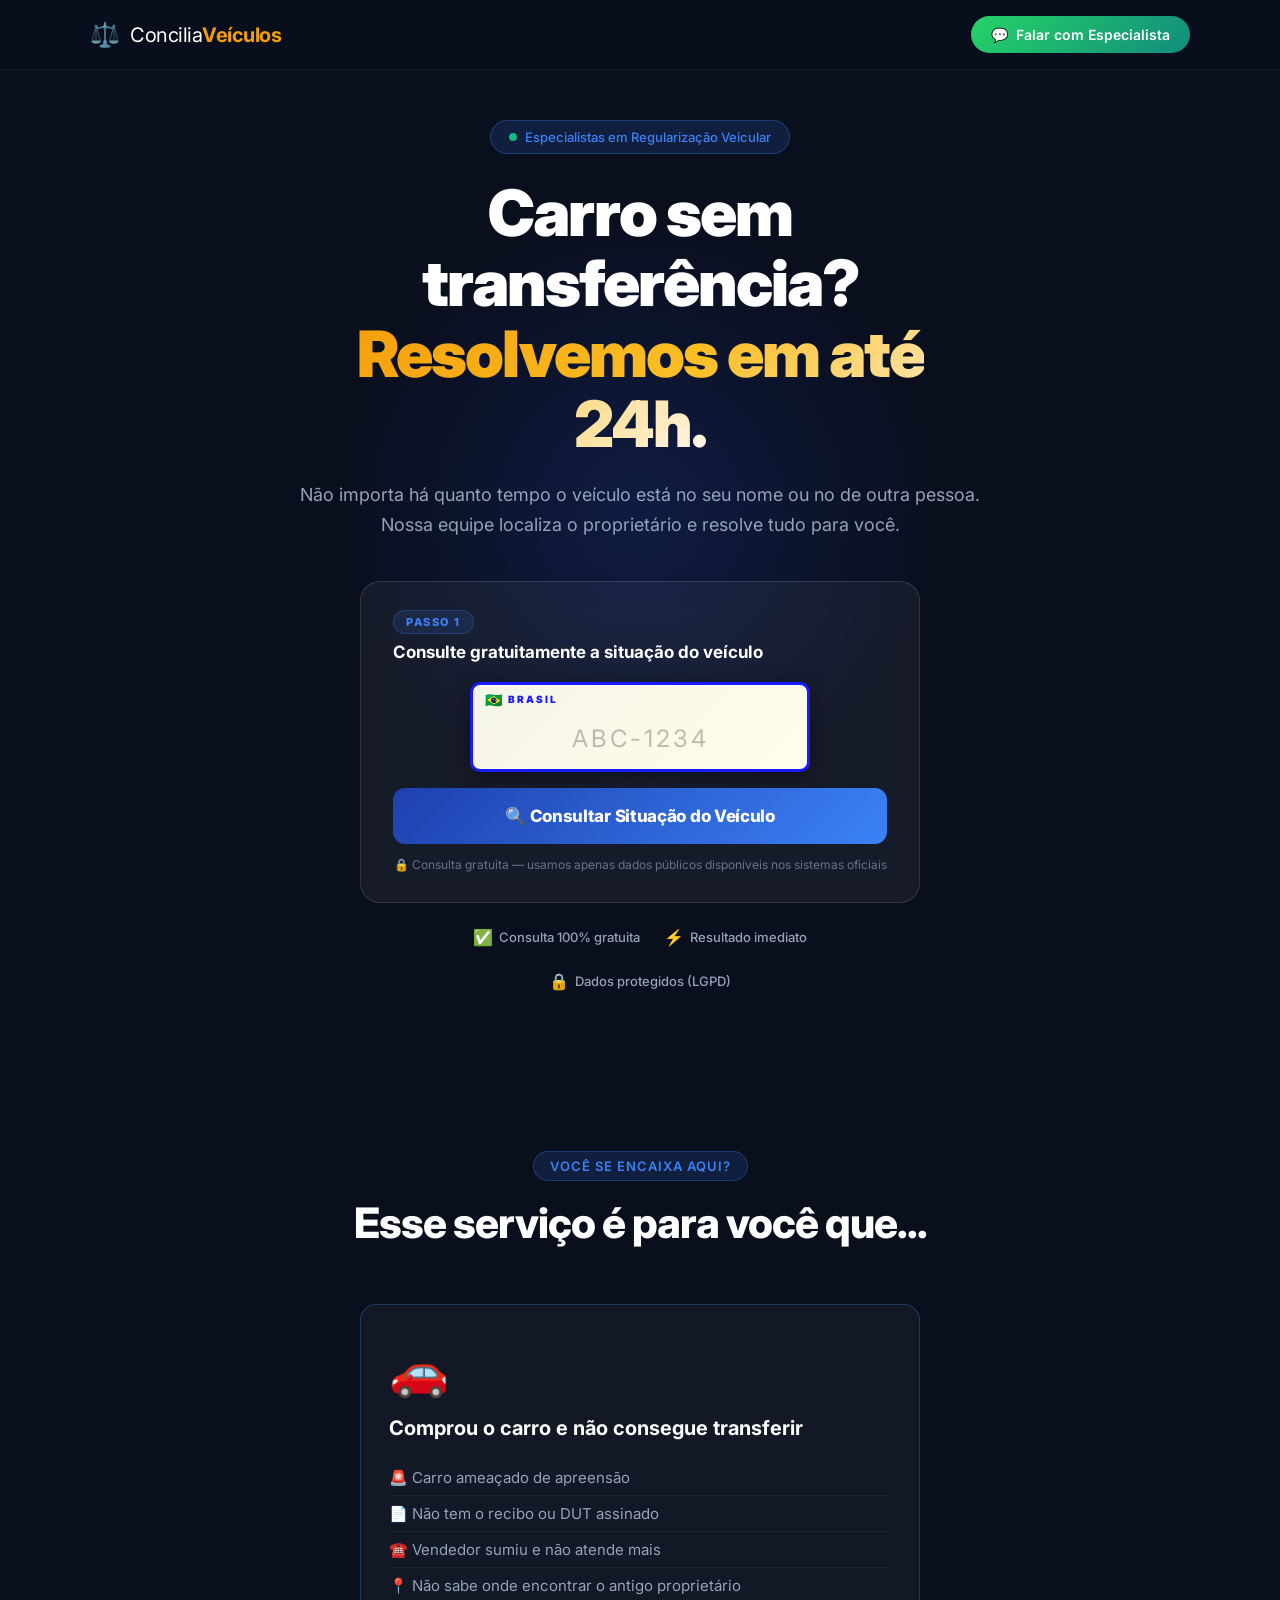
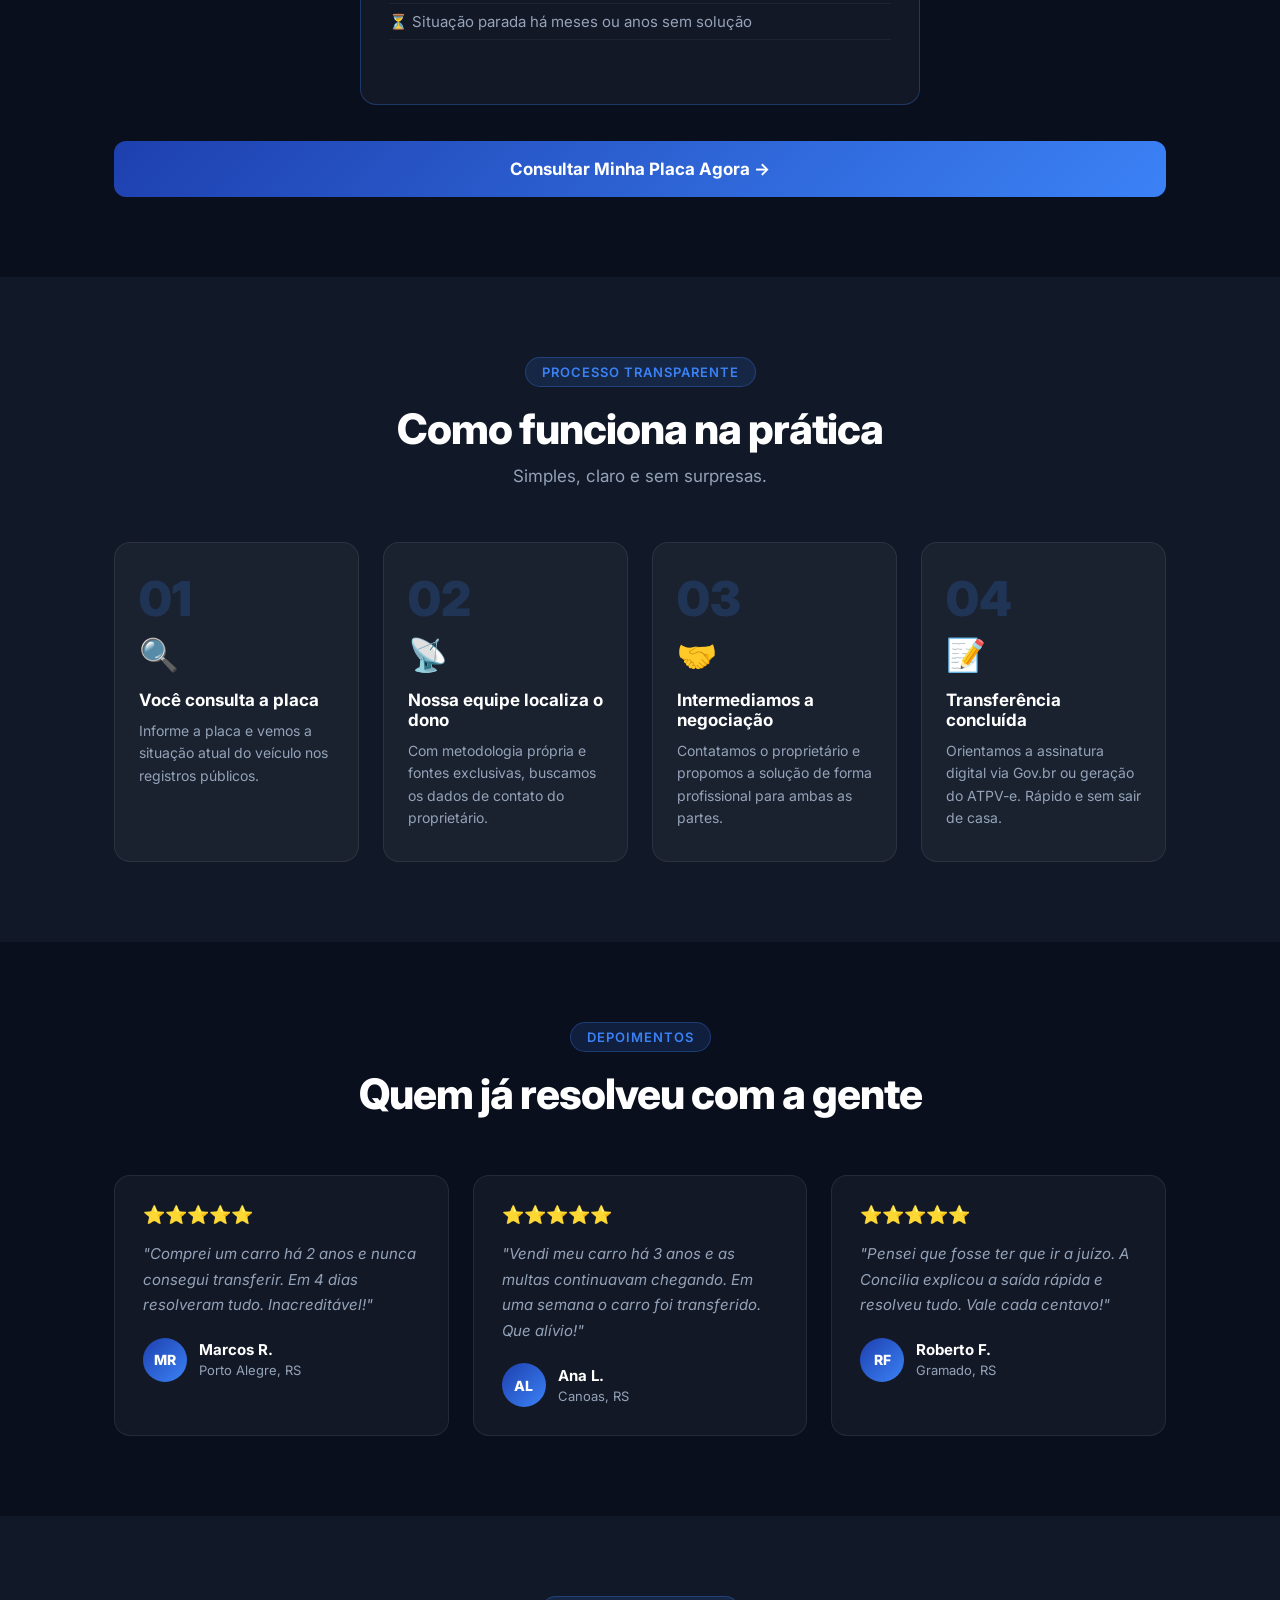
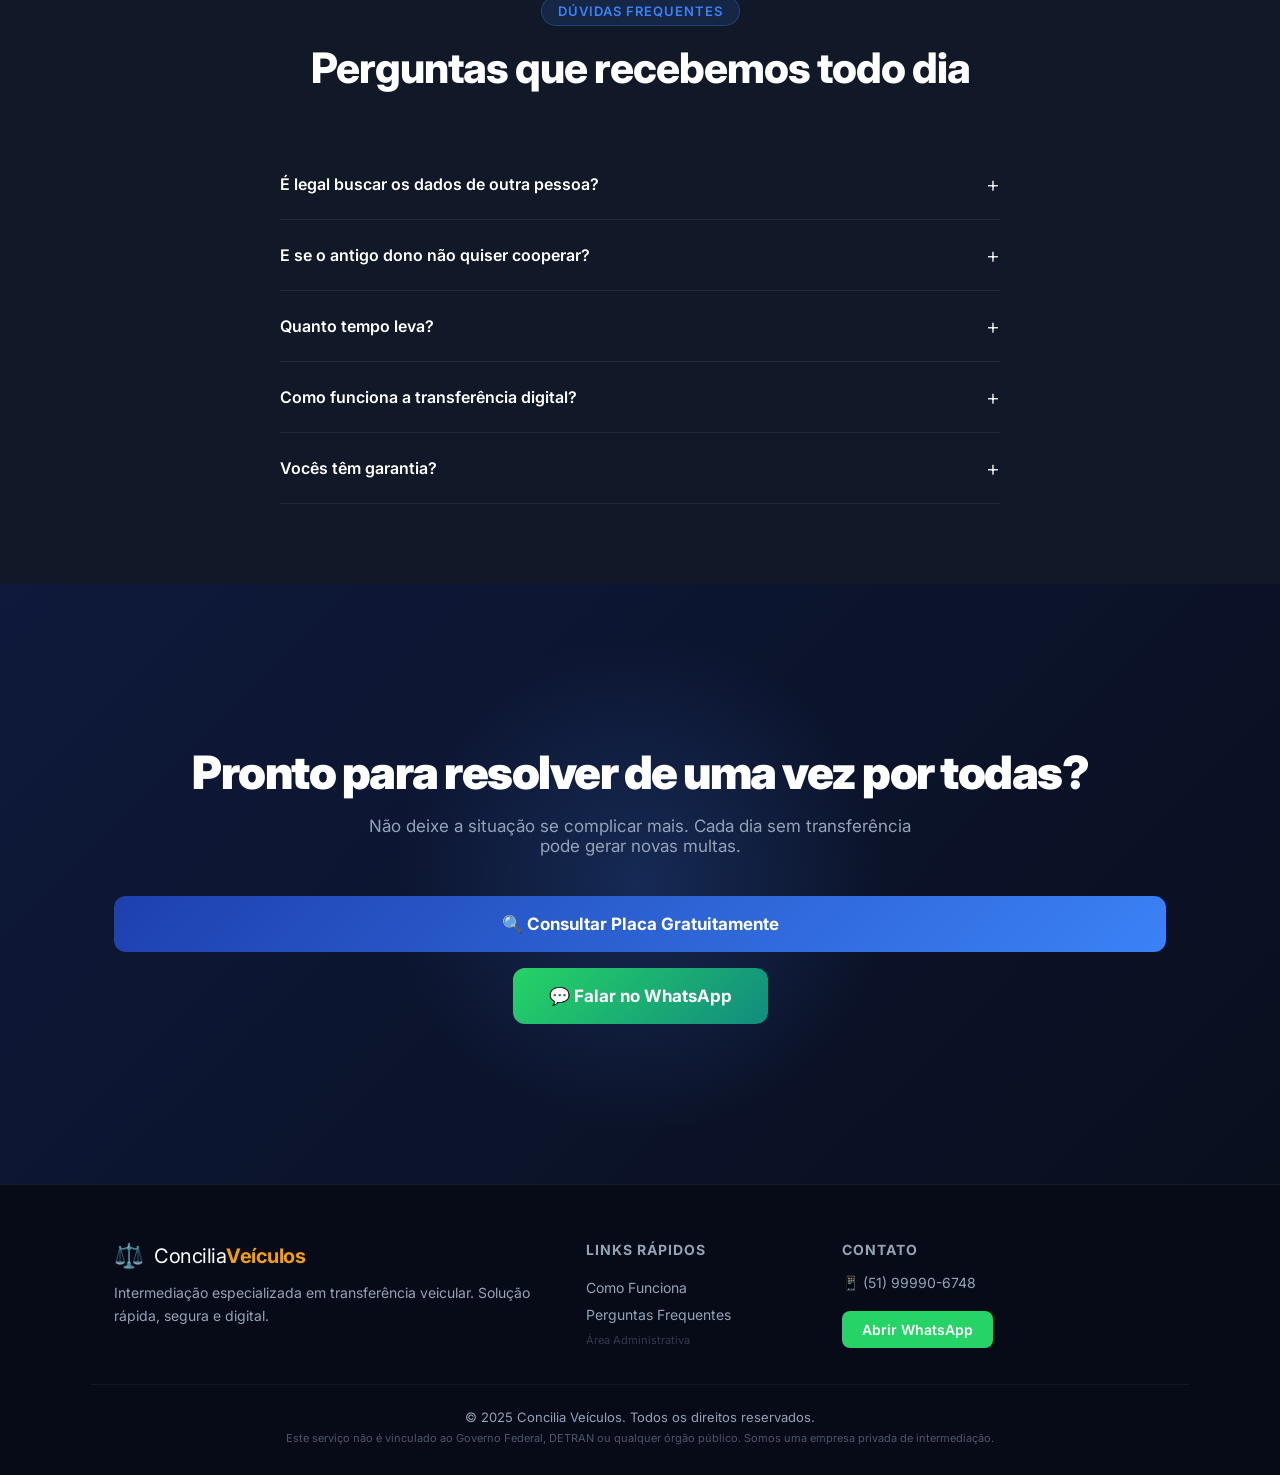
<file: index.html>
<!DOCTYPE html>
<html lang="pt-BR">
<head>
  <meta charset="UTF-8" />
  <meta name="viewport" content="width=device-width, initial-scale=1.0" />
  <title>Concilia Veículos | Regularize a Transferência do Seu Veículo</title>
  <meta name="description" content="Não consegue transferir o carro? Localizamos o antigo proprietário e resolvemos tudo para você. Digite a placa e veja agora." />
  <link rel="preconnect" href="https://fonts.googleapis.com">
  <link href="https://fonts.googleapis.com/css2?family=Inter:wght@300;400;500;600;700;800;900&display=swap" rel="stylesheet">
  <link rel="stylesheet" href="styles/main.css" />
  <!-- Google tag (gtag.js) -->
  <script async src="https://www.googletagmanager.com/gtag/js?id=G-JWTFYFMPB5"></script>
  <script>
    window.dataLayer = window.dataLayer || [];
    function gtag(){dataLayer.push(arguments);}
    gtag('js', new Date());
    gtag('config', 'G-JWTFYFMPB5');
  </script>
</head>
<body>

  <!-- NAVBAR -->
  <nav class="navbar" id="navbar">
    <div class="nav-container">
      <div class="nav-logo">
        <span class="logo-icon">⚖️</span>
        <span class="logo-text">Concilia<strong>Veículos</strong></span>
      </div>
      <a href="https://wa.me/5551999906748?text=Olá!%20Vim%20pelo%20site%20e%20preciso%20de%20ajuda."
         class="nav-cta" target="_blank" id="btn-nav-whatsapp">
        <span>💬</span> Falar com Especialista
      </a>
    </div>
  </nav>

  <!-- HERO -->
  <section class="hero" id="hero">
    <div class="hero-bg-glow"></div>
    <div class="hero-container">

      <div class="badge-top animate-fade-up">
        <span class="badge-dot"></span>
        Especialistas em Regularização Veicular
      </div>

      <h1 class="hero-title animate-fade-up delay-1">
        Carro sem transferência?<br/>
        <span class="gradient-text">Resolvemos em até 24h.</span>
      </h1>

      <p class="hero-subtitle animate-fade-up delay-2">
        Não importa há quanto tempo o veículo está no seu nome ou no de outra pessoa.
        Nossa equipe localiza o proprietário e resolve tudo para você.
      </p>

      <!-- CARD DE BUSCA -->
      <div class="search-card animate-fade-up delay-3">
        <div class="search-card-header">
          <span class="search-step-badge">PASSO 1</span>
          <p class="search-card-title">Consulte gratuitamente a situação do veículo</p>
        </div>

        <form id="placa-form">
          <div class="plate-wrapper">
            <div class="plate-visual">
              <div class="plate-top-bar">
                <span class="plate-flag">🇧🇷</span>
                <span class="plate-country">BRASIL</span>
              </div>
              <input
                type="text"
                id="placa-input"
                name="placa"
                placeholder="ABC-1234"
                maxlength="8"
                class="plate-input-main"
                autocomplete="off"
                spellcheck="false"
              />
            </div>
          </div>
          <button type="submit" class="btn-search" id="btn-consultar">
            <span id="btn-text">🔍 Consultar Situação do Veículo</span>
          </button>
          <p class="search-disclaimer">
            🔒 Consulta gratuita — usamos apenas dados públicos disponíveis nos sistemas oficiais
          </p>
        </form>
      </div>

      <!-- INDICADORES DE CONFIANÇA -->
      <div class="trust-row animate-fade-up delay-3">
        <div class="trust-item">
          <span class="trust-icon">✅</span>
          <span>Consulta 100% gratuita</span>
        </div>
        <div class="trust-item">
          <span class="trust-icon">⚡</span>
          <span>Resultado imediato</span>
        </div>
        <div class="trust-item">
          <span class="trust-icon">🔒</span>
          <span>Dados protegidos (LGPD)</span>
        </div>
      </div>

    </div>
  </section>

  <!-- QUEM ATENDEMOS -->
  <section class="audience" id="quem-atendemos">
    <div class="section-container">
      <div class="section-header">
        <div class="section-tag">Você se encaixa aqui?</div>
        <h2 class="section-title">Esse serviço é para você que...</h2>
      </div>
      <div class="audience-grid audience-grid--single">
        <div class="audience-card buyer">
          <div class="audience-icon">🚗</div>
          <h3>Comprou o carro e não consegue transferir</h3>
          <ul class="audience-list">
            <li>🚨 Carro ameaçado de apreensão</li>
            <li>📄 Não tem o recibo ou DUT assinado</li>
            <li>☎️ Vendedor sumiu e não atende mais</li>
            <li>📍 Não sabe onde encontrar o antigo proprietário</li>
            <li>⏳ Situação parada há meses ou anos sem solução</li>
          </ul>
        </div>
      </div>
      <div style="text-align:center; margin-top:36px;">
        <a href="#hero" class="btn-primary btn-large" onclick="document.getElementById('hero').scrollIntoView({behavior:'smooth'});return false;">
          Consultar Minha Placa Agora →
        </a>
      </div>
    </div>
  </section>

  <!-- COMO FUNCIONA -->
  <section class="how-it-works" id="como-funciona">
    <div class="section-container">
      <div class="section-header">
        <div class="section-tag">Processo Transparente</div>
        <h2 class="section-title">Como funciona na prática</h2>
        <p class="section-desc">Simples, claro e sem surpresas.</p>
      </div>
      <div class="steps-grid">
        <div class="step-card">
          <div class="step-number">01</div>
          <div class="step-icon">🔍</div>
          <h3>Você consulta a placa</h3>
          <p>Informe a placa e vemos a situação atual do veículo nos registros públicos.</p>
        </div>
        <div class="step-card">
          <div class="step-number">02</div>
          <div class="step-icon">📡</div>
          <h3>Nossa equipe localiza o dono</h3>
          <p>Com metodologia própria e fontes exclusivas, buscamos os dados de contato do proprietário.</p>
        </div>
        <div class="step-card">
          <div class="step-number">03</div>
          <div class="step-icon">🤝</div>
          <h3>Intermediamos a negociação</h3>
          <p>Contatamos o proprietário e propomos a solução de forma profissional para ambas as partes.</p>
        </div>
        <div class="step-card">
          <div class="step-number">04</div>
          <div class="step-icon">📝</div>
          <h3>Transferência concluída</h3>
          <p>Orientamos a assinatura digital via Gov.br ou geração do ATPV-e. Rápido e sem sair de casa.</p>
        </div>
      </div>
    </div>
  </section>

  <!-- DEPOIMENTOS -->
  <section class="testimonials" id="depoimentos">
    <div class="section-container">
      <div class="section-header">
        <div class="section-tag">Depoimentos</div>
        <h2 class="section-title">Quem já resolveu com a gente</h2>
      </div>
      <div class="testimonials-grid">
        <div class="testimonial-card">
          <div class="testimonial-stars">⭐⭐⭐⭐⭐</div>
          <p>"Comprei um carro há 2 anos e nunca consegui transferir. Em 4 dias resolveram tudo. Inacreditável!"</p>
          <div class="testimonial-author">
            <div class="author-avatar">MR</div>
            <div><strong>Marcos R.</strong><span>Porto Alegre, RS</span></div>
          </div>
        </div>
        <div class="testimonial-card">
          <div class="testimonial-stars">⭐⭐⭐⭐⭐</div>
          <p>"Vendi meu carro há 3 anos e as multas continuavam chegando. Em uma semana o carro foi transferido. Que alívio!"</p>
          <div class="testimonial-author">
            <div class="author-avatar">AL</div>
            <div><strong>Ana L.</strong><span>Canoas, RS</span></div>
          </div>
        </div>
        <div class="testimonial-card">
          <div class="testimonial-stars">⭐⭐⭐⭐⭐</div>
          <p>"Pensei que fosse ter que ir a juízo. A Concilia explicou a saída rápida e resolveu tudo. Vale cada centavo!"</p>
          <div class="testimonial-author">
            <div class="author-avatar">RF</div>
            <div><strong>Roberto F.</strong><span>Gramado, RS</span></div>
          </div>
        </div>
      </div>
    </div>
  </section>

  <!-- FAQ -->
  <section class="faq" id="faq">
    <div class="section-container">
      <div class="section-header">
        <div class="section-tag">Dúvidas Frequentes</div>
        <h2 class="section-title">Perguntas que recebemos todo dia</h2>
      </div>
      <div class="faq-list">
        <div class="faq-item">
          <button class="faq-question" id="faq-q1">É legal buscar os dados de outra pessoa? <span class="faq-arrow">+</span></button>
          <div class="faq-answer" id="faq-a1">Sim. Atuamos com base no legítimo interesse previsto na LGPD (Lei 13.709/2018), Art. 7º, inciso IX. A busca é feita para resolver uma demanda jurídica legítima — a regularização de um contrato de compra e venda de veículo.</div>
        </div>
        <div class="faq-item">
          <button class="faq-question" id="faq-q2">E se o antigo dono não quiser cooperar? <span class="faq-arrow">+</span></button>
          <div class="faq-answer" id="faq-a2">Na maioria dos casos o proprietário também quer resolver, pois multas e IPVA continuam chegando no nome dele. Se houver resistência, nossa equipe intermedia a negociação completa entre as partes até chegar num acordo.</div>
        </div>
        <div class="faq-item">
          <button class="faq-question" id="faq-q3">Quanto tempo leva? <span class="faq-arrow">+</span></button>
          <div class="faq-answer" id="faq-a3">A localização ocorre em até 24 horas. A intermediação e conclusão da transferência costuma levar de 3 a 7 dias úteis, dependendo da disponibilidade do proprietário.</div>
        </div>
        <div class="faq-item">
          <button class="faq-question" id="faq-q4">Como funciona a transferência digital? <span class="faq-arrow">+</span></button>
          <div class="faq-answer" id="faq-a4">Utilizamos a assinatura eletrônica do Gov.br (nível ouro ou prata) para assinar o ATPV-e (Autorização para Transferência de Propriedade de Veículo eletrônico). O processo é 100% online e tem validade jurídica equivalente à assinatura física.</div>
        </div>
        <div class="faq-item">
          <button class="faq-question" id="faq-q5">Vocês têm garantia? <span class="faq-arrow">+</span></button>
          <div class="faq-answer" id="faq-a5">Sim. A taxa de intermediação completa só é paga ao final, após a transferência concluída. Você não assume nenhum risco antecipado.</div>
        </div>
      </div>
    </div>
  </section>

  <!-- CTA FINAL -->
  <section class="cta-final" id="cta-final">
    <div class="cta-glow"></div>
    <div class="section-container" style="text-align:center;">
      <h2 class="cta-title">Pronto para resolver de uma vez por todas?</h2>
      <p class="cta-desc">Não deixe a situação se complicar mais. Cada dia sem transferência pode gerar novas multas.</p>
      <div class="cta-buttons">
        <a href="#hero" class="btn-primary btn-large" onclick="document.getElementById('hero').scrollIntoView({behavior:'smooth'});return false;">
          🔍 Consultar Placa Gratuitamente
        </a>
        <a href="https://wa.me/5551999906748?text=Olá!%20Preciso%20resolver%20uma%20transferência%20de%20veículo."
           class="btn-whatsapp btn-large" target="_blank" id="btn-cta-whatsapp">
          💬 Falar no WhatsApp
        </a>
      </div>
    </div>
  </section>

  <!-- FOOTER -->
  <footer class="footer">
    <div class="footer-container">
      <div class="footer-brand">
        <div class="nav-logo">
          <span class="logo-icon">⚖️</span>
          <span class="logo-text">Concilia<strong>Veículos</strong></span>
        </div>
        <p>Intermediação especializada em transferência veicular. Solução rápida, segura e digital.</p>
      </div>
      <div class="footer-links">
        <h4>Links Rápidos</h4>
        <a href="#como-funciona">Como Funciona</a>
        <a href="#faq">Perguntas Frequentes</a>
        <a href="admin/dashboard.html" style="opacity:0.3;font-size:11px;">Área Administrativa</a>
      </div>
      <div class="footer-contact">
        <h4>Contato</h4>
        <p>📱 (51) 99990-6748</p>
        <a href="https://wa.me/5551999906748" target="_blank" class="btn-footer-whatsapp">Abrir WhatsApp</a>
      </div>
    </div>
    <div class="footer-bottom">
      <p>© 2025 Concilia Veículos. Todos os direitos reservados.</p>
      <p class="footer-legal">Este serviço não é vinculado ao Governo Federal, DETRAN ou qualquer órgão público. Somos uma empresa privada de intermediação.</p>
    </div>
  </footer>

  <script src="js/config.js"></script>
  <script src="js/main.js"></script>
</body>
</html>
</file>
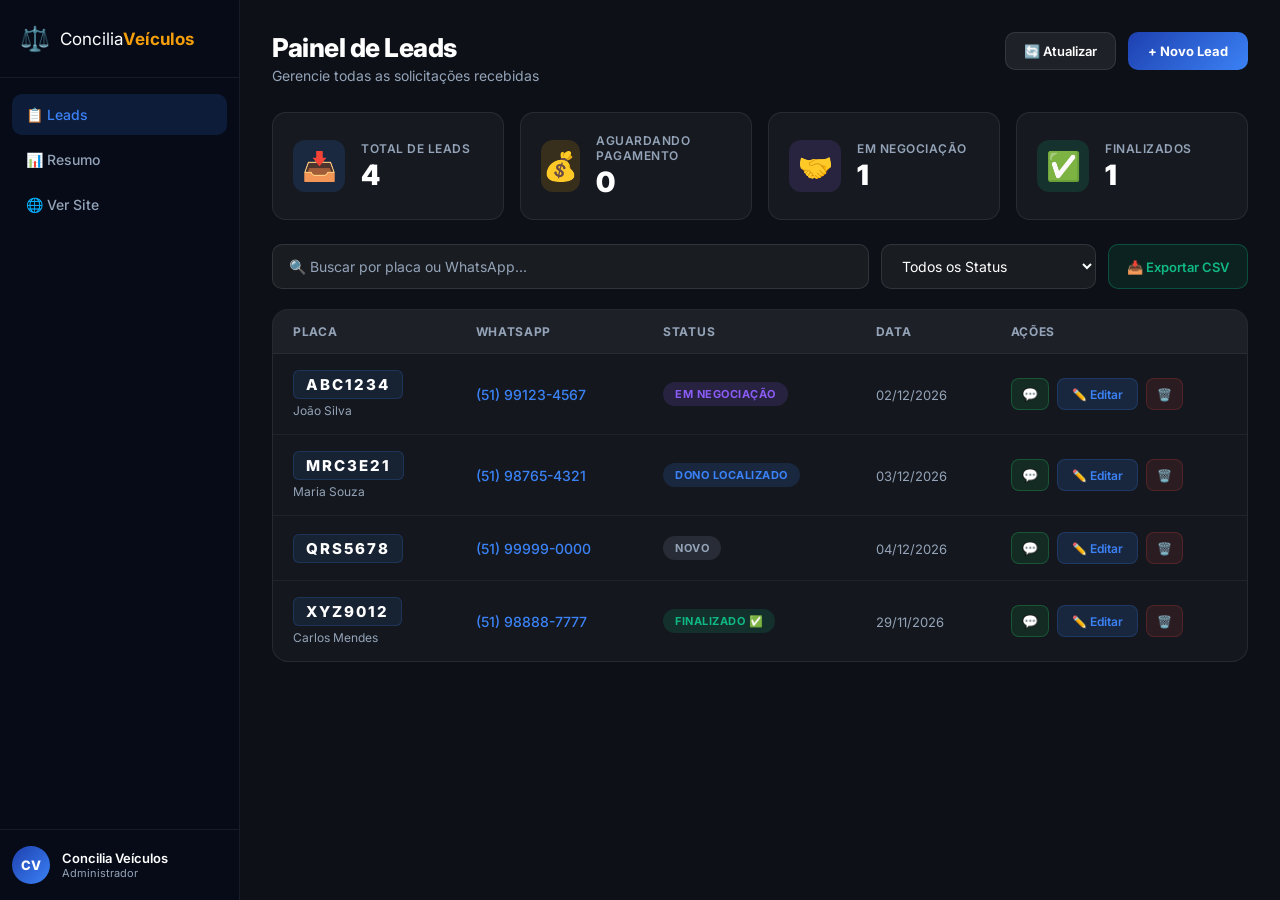
<file: admin/dashboard.html>
<!DOCTYPE html>
<html lang="pt-BR">
<head>
  <meta charset="UTF-8" />
  <meta name="viewport" content="width=device-width, initial-scale=1.0" />
  <title>Painel Admin – Concilia Veículos</title>
  <link rel="preconnect" href="https://fonts.googleapis.com">
  <link href="https://fonts.googleapis.com/css2?family=Inter:wght@300;400;500;600;700;800&display=swap" rel="stylesheet">
  <link rel="stylesheet" href="dashboard.css" />
</head>
<body>

  <!-- SIDEBAR -->
  <aside class="sidebar" id="sidebar">
    <div class="sidebar-logo">
      <span>⚖️</span>
      <span>Concilia<strong>Veículos</strong></span>
    </div>
    <nav class="sidebar-nav">
      <a href="#" class="nav-item active" id="nav-leads">📋 Leads</a>
      <a href="#" class="nav-item" id="nav-stats">📊 Resumo</a>
      <a href="../index.html" class="nav-item" target="_blank">🌐 Ver Site</a>
    </nav>
    <div class="sidebar-footer">
      <div class="sidebar-user">
        <div class="user-avatar">CV</div>
        <div>
          <p class="user-name">Concilia Veículos</p>
          <p class="user-role">Administrador</p>
        </div>
      </div>
    </div>
  </aside>

  <!-- MAIN -->
  <main class="main-content">

    <!-- HEADER -->
    <header class="main-header">
      <div>
        <h1 class="page-title">Painel de Leads</h1>
        <p class="page-sub">Gerencie todas as solicitações recebidas</p>
      </div>
      <div class="header-actions">
        <button class="btn-refresh" id="btn-refresh" title="Atualizar">🔄 Atualizar</button>
        <button class="btn-add" id="btn-add-lead">+ Novo Lead</button>
      </div>
    </header>

    <!-- CARDS DE RESUMO -->
    <div class="summary-cards" id="summary-cards">
      <div class="summary-card">
        <div class="summary-icon blue">📥</div>
        <div>
          <p class="summary-label">Total de Leads</p>
          <p class="summary-value" id="stat-total">0</p>
        </div>
      </div>
      <div class="summary-card">
        <div class="summary-icon yellow">💰</div>
        <div>
          <p class="summary-label">Aguardando Pagamento</p>
          <p class="summary-value" id="stat-aguardando">0</p>
        </div>
      </div>
      <div class="summary-card">
        <div class="summary-icon purple">🤝</div>
        <div>
          <p class="summary-label">Em Negociação</p>
          <p class="summary-value" id="stat-negociacao">0</p>
        </div>
      </div>
      <div class="summary-card">
        <div class="summary-icon green">✅</div>
        <div>
          <p class="summary-label">Finalizados</p>
          <p class="summary-value" id="stat-finalizados">0</p>
        </div>
      </div>
    </div>

    <!-- FILTROS -->
    <div class="filters-bar">
      <input type="text" id="search-input" class="search-input" placeholder="🔍 Buscar por placa ou WhatsApp..." />
      <select id="status-filter" class="filter-select">
        <option value="">Todos os Status</option>
        <option value="NOVO">Novo</option>
        <option value="AGUARDANDO_PAGAMENTO">Aguardando Pagamento</option>
        <option value="DONO_LOCALIZADO">Dono Localizado</option>
        <option value="EM_NEGOCIACAO">Em Negociação</option>
        <option value="FINALIZADO_SUCESSO">Finalizado com Sucesso</option>
        <option value="REEMBOLSADO">Reembolsado</option>
      </select>
      <button class="btn-export" id="btn-export">📥 Exportar CSV</button>
    </div>

    <!-- TABELA DE LEADS -->
    <div class="table-wrapper">
      <table class="leads-table" id="leads-table">
        <thead>
          <tr>
            <th>Placa</th>
            <th>WhatsApp</th>
            <th>Status</th>
            <th>Data</th>
            <th>Ações</th>
          </tr>
        </thead>
        <tbody id="leads-tbody">
          <!-- preenchido via JS -->
        </tbody>
      </table>
      <div class="empty-state hidden" id="empty-state">
        <p>🔍</p>
        <h3>Nenhum lead encontrado</h3>
        <p>Os leads capturados pelo site aparecerão aqui automaticamente.</p>
      </div>
    </div>

  </main>

  <!-- MODAL: EDITAR LEAD -->
  <div class="modal-overlay hidden" id="modal-overlay">
    <div class="modal" id="modal-lead">
      <div class="modal-header">
        <h2 id="modal-title">Detalhes do Lead</h2>
        <button class="modal-close" id="modal-close">✕</button>
      </div>
      <div class="modal-body">
        <div class="modal-field">
          <label>Placa</label>
          <input type="text" id="modal-placa" class="modal-input" maxlength="7" />
        </div>
        <div class="modal-field">
          <label>WhatsApp</label>
          <input type="tel" id="modal-whatsapp" class="modal-input" />
        </div>
        <div class="modal-field">
          <label>Nome do Cliente (opcional)</label>
          <input type="text" id="modal-nome" class="modal-input" placeholder="Ex: João Silva" />
        </div>
        <div class="modal-field">
          <label>Status</label>
          <select id="modal-status" class="modal-input">
            <option value="NOVO">Novo</option>
            <option value="AGUARDANDO_PAGAMENTO">Aguardando Pagamento</option>
            <option value="DONO_LOCALIZADO">Dono Localizado</option>
            <option value="EM_NEGOCIACAO">Em Negociação</option>
            <option value="FINALIZADO_SUCESSO">Finalizado com Sucesso</option>
            <option value="REEMBOLSADO">Reembolsado</option>
          </select>
        </div>
        <div class="modal-field">
          <label>Observações</label>
          <textarea id="modal-obs" class="modal-input modal-textarea" placeholder="Anote aqui o histórico de contato..."></textarea>
        </div>
      </div>
      <div class="modal-footer">
        <div class="modal-actions-left">
          <a id="modal-whatsapp-btn" href="#" target="_blank" class="btn-wpp">💬 Abrir WhatsApp</a>
        </div>
        <div class="modal-actions-right">
          <button class="btn-cancel" id="btn-modal-cancel">Cancelar</button>
          <button class="btn-save" id="btn-modal-save">Salvar</button>
        </div>
      </div>
    </div>
  </div>

  <script src="js/admin.js"></script>
</body>
</html>
</file>
<file: styles/main.css>
/* ===== RESET & BASE ===== */
*, *::before, *::after { box-sizing: border-box; margin: 0; padding: 0; }

:root {
  --navy: #0a0f1e;
  --navy-light: #111827;
  --blue: #1e40af;
  --blue-light: #3b82f6;
  --gold: #f59e0b;
  --gold-light: #fbbf24;
  --white: #ffffff;
  --gray: #94a3b8;
  --gray-light: #e2e8f0;
  --success: #10b981;
  --font: 'Inter', sans-serif;
  --radius: 16px;
  --shadow: 0 25px 50px rgba(0,0,0,0.4);
}

html { scroll-behavior: smooth; }
body { font-family: var(--font); background: var(--navy); color: var(--white); overflow-x: hidden; }

/* ===== ANIMATIONS ===== */
@keyframes fadeUp { from { opacity:0; transform:translateY(30px); } to { opacity:1; transform:translateY(0); } }
@keyframes pulse { 0%,100% { opacity:1; } 50% { opacity:0.4; } }
@keyframes glow { 0%,100% { opacity:0.4; transform:scale(1); } 50% { opacity:0.7; transform:scale(1.05); } }

.animate-fade-up { animation: fadeUp 0.7s ease forwards; }
.delay-1 { animation-delay: 0.15s; }
.delay-2 { animation-delay: 0.3s; }
.delay-3 { animation-delay: 0.45s; }
.hidden { display: none !important; }

/* ===== NAVBAR ===== */
.navbar { position: fixed; top:0; left:0; right:0; z-index:100; padding: 16px 24px; background: rgba(10,15,30,0.85); backdrop-filter: blur(12px); border-bottom: 1px solid rgba(255,255,255,0.07); }
.nav-container { max-width: 1100px; margin: 0 auto; display: flex; align-items: center; justify-content: space-between; }
.nav-logo { display: flex; align-items: center; gap: 10px; font-size: 20px; }
.logo-icon { font-size: 24px; }
.logo-text { color: var(--white); letter-spacing: -0.5px; }
.logo-text strong { color: var(--gold); }
.nav-cta { background: linear-gradient(135deg, #25d366, #128c7e); color: white; padding: 10px 20px; border-radius: 50px; font-weight: 600; font-size: 14px; text-decoration: none; display: flex; align-items: center; gap: 8px; transition: all 0.3s; }
.nav-cta:hover { transform: translateY(-2px); box-shadow: 0 8px 20px rgba(37,211,102,0.4); }

/* ===== HERO ===== */
.hero { min-height: 100vh; display: flex; align-items: center; padding: 120px 24px 80px; position: relative; overflow: hidden; }
.hero-bg-glow { position: absolute; top: 20%; left: 50%; transform: translateX(-50%); width: 600px; height: 600px; background: radial-gradient(circle, rgba(30,64,175,0.25) 0%, transparent 70%); animation: glow 6s ease-in-out infinite; pointer-events: none; }
.hero-container { max-width: 700px; margin: 0 auto; text-align: center; position: relative; z-index: 1; }

.badge-top { display: inline-flex; align-items: center; gap: 8px; background: rgba(59,130,246,0.15); border: 1px solid rgba(59,130,246,0.3); padding: 8px 18px; border-radius: 50px; font-size: 13px; font-weight: 500; color: var(--blue-light); margin-bottom: 24px; }
.badge-dot { width: 8px; height: 8px; background: var(--success); border-radius: 50%; animation: pulse 2s infinite; }

.hero-title { font-size: clamp(36px, 6vw, 64px); font-weight: 900; line-height: 1.1; letter-spacing: -2px; margin-bottom: 20px; }
.gradient-text { background: linear-gradient(135deg, var(--gold), var(--gold-light), #fff7ed); -webkit-background-clip: text; -webkit-text-fill-color: transparent; background-clip: text; }
.hero-subtitle { font-size: 18px; color: var(--gray); line-height: 1.7; margin-bottom: 40px; }
.hero-subtitle strong { color: var(--white); }

/* ===== FORM CARD ===== */
.form-card { background: rgba(255,255,255,0.05); border: 1px solid rgba(255,255,255,0.1); border-radius: var(--radius); padding: 32px; backdrop-filter: blur(10px); text-align: left; }
.form-header { display: flex; align-items: flex-start; gap: 16px; margin-bottom: 28px; }
.form-icon { font-size: 36px; }
.form-title { font-size: 20px; font-weight: 700; margin-bottom: 4px; }
.form-hint { color: var(--gray); font-size: 14px; }

.input-group { position: relative; margin-bottom: 16px; }
.input-group label { display: block; font-size: 13px; font-weight: 600; color: var(--gray); margin-bottom: 8px; text-transform: uppercase; letter-spacing: 0.5px; }
.plate-input { width: 100%; padding: 16px 52px 16px 20px; background: rgba(255,255,255,0.08); border: 1.5px solid rgba(255,255,255,0.15); border-radius: 12px; color: var(--white); font-size: 20px; font-weight: 700; letter-spacing: 4px; font-family: var(--font); transition: all 0.3s; }
.plate-input::placeholder { letter-spacing: 1px; font-weight: 400; font-size: 16px; color: rgba(255,255,255,0.25); }
.plate-input:focus { outline: none; border-color: var(--blue-light); background: rgba(59,130,246,0.1); box-shadow: 0 0 0 3px rgba(59,130,246,0.15); }
.input-flag { position: absolute; right: 16px; bottom: 16px; font-size: 20px; }

.btn-primary { width: 100%; padding: 18px; background: linear-gradient(135deg, var(--blue), var(--blue-light)); border: none; border-radius: 12px; color: white; font-size: 16px; font-weight: 700; cursor: pointer; display: flex; align-items: center; justify-content: center; gap: 12px; transition: all 0.3s; text-decoration: none; }
.btn-primary:hover { transform: translateY(-2px); box-shadow: 0 12px 30px rgba(59,130,246,0.4); }
.btn-gold { background: linear-gradient(135deg, #d97706, var(--gold), var(--gold-light)); color: #1a0a00; }
.btn-gold:hover { box-shadow: 0 12px 30px rgba(245,158,11,0.4); }
.btn-arrow { font-size: 20px; }

.form-disclaimer { text-align: center; font-size: 12px; color: var(--gray); margin-top: 14px; line-height: 1.5; }

/* ===== RESULT CARD ===== */
.result-card { background: rgba(255,255,255,0.05); border: 1px solid rgba(16,185,129,0.3); border-radius: var(--radius); padding: 32px; backdrop-filter: blur(10px); text-align: left; }
.result-header { display: flex; align-items: center; gap: 16px; margin-bottom: 24px; }
.result-header.success { color: var(--success); }
.result-icon { font-size: 40px; }
.result-header h3 { font-size: 22px; font-weight: 800; }
.result-header p { color: var(--gray); font-size: 14px; }

.result-vehicle-info { display: grid; grid-template-columns: 1fr 1fr; gap: 12px; margin-bottom: 20px; }
.result-vehicle-info .info-item { background: rgba(255,255,255,0.05); border-radius: 10px; padding: 12px 16px; }
.info-label { font-size: 11px; color: var(--gray); text-transform: uppercase; letter-spacing: 0.5px; }
.info-value { font-size: 16px; font-weight: 700; margin-top: 4px; }

.result-owner-teaser { background: linear-gradient(135deg, rgba(245,158,11,0.1), rgba(251,191,36,0.05)); border: 1px solid rgba(245,158,11,0.3); border-radius: 12px; padding: 16px 20px; display: flex; align-items: center; gap: 16px; margin-bottom: 20px; }
.owner-teaser-icon { font-size: 36px; }
.owner-teaser-label { font-size: 11px; text-transform: uppercase; letter-spacing: 0.5px; color: var(--gold); font-weight: 600; }
.owner-teaser-value { font-size: 15px; font-weight: 700; margin: 4px 0; }
.owner-teaser-phones { font-size: 13px; color: var(--gray); }

.separator-label { text-align: center; color: var(--gray); font-size: 13px; margin: 20px 0; position: relative; }
.separator-label::before, .separator-label::after { content:''; position:absolute; top:50%; width:20%; height:1px; background: rgba(255,255,255,0.1); }
.separator-label::before { left:0; }
.separator-label::after { right:0; }

/* ===== SECTIONS ===== */
.section-container { max-width: 1100px; margin: 0 auto; padding: 80px 24px; }
.section-header { text-align: center; margin-bottom: 56px; }
.section-tag { display: inline-block; background: rgba(59,130,246,0.15); border: 1px solid rgba(59,130,246,0.3); color: var(--blue-light); padding: 6px 16px; border-radius: 50px; font-size: 13px; font-weight: 600; margin-bottom: 16px; text-transform: uppercase; letter-spacing: 1px; }
.section-title { font-size: clamp(28px, 4vw, 42px); font-weight: 800; letter-spacing: -1px; margin-bottom: 12px; }
.section-desc { color: var(--gray); font-size: 17px; }

/* ===== HOW IT WORKS ===== */
.how-it-works { background: var(--navy-light); }
.steps-grid { display: grid; grid-template-columns: repeat(auto-fit, minmax(220px, 1fr)); gap: 24px; }
.step-card { background: rgba(255,255,255,0.04); border: 1px solid rgba(255,255,255,0.08); border-radius: var(--radius); padding: 32px 24px; position: relative; transition: transform 0.3s; }
.step-card:hover { transform: translateY(-6px); }
.step-number { font-size: 48px; font-weight: 900; color: rgba(59,130,246,0.2); line-height: 1; margin-bottom: 12px; }
.step-icon { font-size: 32px; margin-bottom: 16px; }
.step-card h3 { font-size: 17px; font-weight: 700; margin-bottom: 10px; }
.step-card p { color: var(--gray); font-size: 14px; line-height: 1.6; }

/* ===== AUDIENCE ===== */
.audience-grid { display: grid; grid-template-columns: 1fr 1fr; gap: 24px; }
.audience-grid--single { grid-template-columns: 1fr; max-width: 560px; margin: 0 auto; }
@media(max-width: 700px) { .audience-grid { grid-template-columns: 1fr; } }
.audience-card { background: rgba(255,255,255,0.04); border: 1px solid rgba(255,255,255,0.1); border-radius: var(--radius); padding: 36px 28px; }
.audience-card.buyer { border-color: rgba(59,130,246,0.3); }
.audience-card.seller { border-color: rgba(245,158,11,0.3); }
.audience-icon { font-size: 48px; margin-bottom: 16px; }
.audience-card h3 { font-size: 20px; font-weight: 700; margin-bottom: 20px; }
.audience-list { list-style: none; margin-bottom: 28px; }
.audience-list li { color: var(--gray); font-size: 15px; padding: 8px 0; border-bottom: 1px solid rgba(255,255,255,0.05); }
.btn-audience { display: inline-block; padding: 14px 32px; background: linear-gradient(135deg, var(--blue), var(--blue-light)); border-radius: 10px; color: white; font-weight: 700; text-decoration: none; transition: all 0.3s; }
.btn-audience:hover { transform: translateY(-2px); box-shadow: 0 8px 20px rgba(59,130,246,0.3); }
.btn-audience-seller { background: linear-gradient(135deg, #d97706, var(--gold)); color: #1a0a00; }

/* ===== PRICING ===== */
.pricing { background: var(--navy-light); }
.pricing-grid { display: grid; grid-template-columns: 1fr 1fr; gap: 24px; max-width: 800px; margin: 0 auto; }
@media(max-width: 640px) { .pricing-grid { grid-template-columns: 1fr; } }
.pricing-card { background: rgba(255,255,255,0.04); border: 1px solid rgba(255,255,255,0.1); border-radius: var(--radius); padding: 36px; position: relative; transition: transform 0.3s; }
.pricing-card:hover { transform: translateY(-4px); }
.pricing-card.featured { border-color: var(--gold); background: rgba(245,158,11,0.05); }
.pricing-badge { position: absolute; top: -14px; left: 50%; transform: translateX(-50%); background: linear-gradient(135deg, var(--gold), var(--gold-light)); color: #1a0a00; padding: 6px 18px; border-radius: 50px; font-size: 13px; font-weight: 800; white-space: nowrap; }
.pricing-label { font-size: 13px; font-weight: 600; color: var(--gray); text-transform: uppercase; letter-spacing: 1px; margin-bottom: 8px; }
.pricing-price { font-size: 52px; font-weight: 900; color: var(--white); line-height: 1; margin-bottom: 16px; }
.pricing-price span { font-size: 24px; font-weight: 500; }
.pricing-desc { color: var(--gray); font-size: 14px; line-height: 1.6; margin-bottom: 24px; }
.pricing-features { list-style: none; margin-bottom: 28px; }
.pricing-features li { color: var(--gray-light); font-size: 14px; padding: 8px 0; border-bottom: 1px solid rgba(255,255,255,0.05); }

/* ===== TESTIMONIALS ===== */
.testimonials-grid { display: grid; grid-template-columns: repeat(auto-fit, minmax(280px, 1fr)); gap: 24px; }
.testimonial-card { background: rgba(255,255,255,0.04); border: 1px solid rgba(255,255,255,0.08); border-radius: var(--radius); padding: 28px; }
.testimonial-stars { font-size: 18px; margin-bottom: 16px; }
.testimonial-card p { color: var(--gray); font-size: 15px; line-height: 1.7; margin-bottom: 20px; font-style: italic; }
.testimonial-author { display: flex; align-items: center; gap: 12px; }
.author-avatar { width: 44px; height: 44px; background: linear-gradient(135deg, var(--blue), var(--blue-light)); border-radius: 50%; display: flex; align-items: center; justify-content: center; font-weight: 800; font-size: 14px; }
.testimonial-author strong { display: block; font-size: 15px; }
.testimonial-author span { color: var(--gray); font-size: 13px; }

/* ===== FAQ ===== */
.faq { background: var(--navy-light); }
.faq-list { max-width: 720px; margin: 0 auto; }
.faq-item { border-bottom: 1px solid rgba(255,255,255,0.08); }
.faq-question { width: 100%; background: none; border: none; color: var(--white); padding: 22px 0; font-size: 16px; font-weight: 600; text-align: left; cursor: pointer; display: flex; justify-content: space-between; align-items: center; gap: 16px; font-family: var(--font); transition: color 0.3s; }
.faq-question:hover { color: var(--gold); }
.faq-arrow { font-size: 22px; font-weight: 300; transition: transform 0.3s; flex-shrink: 0; }
.faq-answer { color: var(--gray); font-size: 15px; line-height: 1.7; max-height: 0; overflow: hidden; transition: max-height 0.4s ease, padding 0.3s; }
.faq-answer.open { max-height: 300px; padding-bottom: 20px; }
.faq-arrow.open { transform: rotate(45deg); }

/* ===== CTA FINAL ===== */
.cta-final { position: relative; overflow: hidden; padding: 80px 24px; text-align: center; background: linear-gradient(135deg, rgba(30,64,175,0.2), rgba(10,15,30,1)); }
.cta-glow { position: absolute; top:50%; left:50%; transform: translate(-50%,-50%); width:500px; height:500px; background: radial-gradient(circle, rgba(59,130,246,0.2), transparent 70%); pointer-events: none; }
.cta-title { font-size: clamp(28px, 4vw, 46px); font-weight: 900; letter-spacing: -1.5px; margin-bottom: 16px; position: relative; }
.cta-desc { color: var(--gray); font-size: 17px; max-width: 560px; margin: 0 auto 40px; position: relative; }
.cta-buttons { display: flex; gap: 16px; justify-content: center; flex-wrap: wrap; position: relative; }
.btn-large { padding: 18px 36px; font-size: 17px; font-weight: 700; border-radius: 12px; text-decoration: none; transition: all 0.3s; display: inline-flex; align-items: center; gap: 10px; }
.btn-whatsapp { background: linear-gradient(135deg, #25d366, #128c7e); color: white; }
.btn-whatsapp:hover { transform: translateY(-2px); box-shadow: 0 12px 30px rgba(37,211,102,0.4); }

/* ===== FOOTER ===== */
.footer { background: #060b17; border-top: 1px solid rgba(255,255,255,0.07); }
.footer-container { max-width: 1100px; margin: 0 auto; padding: 56px 24px 32px; display: grid; grid-template-columns: 2fr 1fr 1.5fr; gap: 40px; }
@media(max-width: 768px) { .footer-container { grid-template-columns: 1fr; } }
.footer-brand p { color: var(--gray); font-size: 14px; line-height: 1.6; margin-top: 12px; }
.footer-links, .footer-contact { }
.footer-links h4, .footer-contact h4 { font-size: 14px; font-weight: 700; text-transform: uppercase; letter-spacing: 1px; color: var(--gray); margin-bottom: 16px; }
.footer-links a { display: block; color: var(--gray); text-decoration: none; font-size: 14px; padding: 5px 0; transition: color 0.3s; }
.footer-links a:hover { color: var(--white); }
.footer-contact p { color: var(--gray); font-size: 14px; margin-bottom: 8px; }
.btn-footer-whatsapp { display: inline-block; margin-top: 12px; background: #25d366; color: white; padding: 10px 20px; border-radius: 8px; font-weight: 600; font-size: 14px; text-decoration: none; transition: all 0.3s; }
.btn-footer-whatsapp:hover { background: #128c7e; }
.footer-bottom { max-width: 1100px; margin: 0 auto; padding: 24px 24px; border-top: 1px solid rgba(255,255,255,0.05); text-align: center; }
.footer-bottom p { color: var(--gray); font-size: 13px; margin-bottom: 6px; }
.footer-legal { font-size: 11px !important; color: rgba(148,163,184,0.5) !important; }

/* ===== SEARCH CARD (nova landing) ===== */
.search-card { background: rgba(255,255,255,0.05); border: 1px solid rgba(255,255,255,0.12); border-radius: 20px; padding: 28px 32px; backdrop-filter: blur(12px); text-align: left; max-width: 560px; margin: 0 auto 24px; }
.search-card-header { margin-bottom: 20px; }
.search-step-badge { display: inline-block; font-size: 11px; font-weight: 800; letter-spacing: 1.5px; color: #3b82f6; background: rgba(59,130,246,0.12); border: 1px solid rgba(59,130,246,0.25); padding: 4px 12px; border-radius: 50px; margin-bottom: 8px; }
.search-card-title { font-size: 17px; font-weight: 700; color: var(--white); }

/* PLACA VISUAL */
.plate-wrapper { display: flex; justify-content: center; margin-bottom: 16px; }
.plate-visual { background: linear-gradient(135deg, #f5f5e8, #fffde8); border: 3px solid #1a1aff; border-radius: 10px; padding: 6px 12px 10px; width: 100%; max-width: 340px; box-shadow: 0 4px 20px rgba(0,0,0,0.4), inset 0 1px 0 rgba(255,255,255,0.5); }
.plate-top-bar { display: flex; align-items: center; gap: 6px; margin-bottom: 4px; }
.plate-flag { font-size: 14px; }
.plate-country { font-size: 10px; font-weight: 900; color: #1a1aff; letter-spacing: 2px; }
.plate-input-main { width: 100%; background: transparent; border: none; outline: none; font-size: 32px; font-weight: 900; color: #111; letter-spacing: 6px; text-align: center; font-family: 'Inter', monospace; text-transform: uppercase; padding: 4px 0; }
.plate-input-main::placeholder { color: rgba(0,0,0,0.25); letter-spacing: 3px; font-size: 24px; font-weight: 400; }

.btn-search { width: 100%; padding: 18px; background: linear-gradient(135deg, #1e40af, #3b82f6); border: none; border-radius: 12px; color: white; font-size: 17px; font-weight: 800; cursor: pointer; font-family: var(--font); transition: all 0.3s; letter-spacing: -0.3px; }
.btn-search:hover { transform: translateY(-2px); box-shadow: 0 12px 30px rgba(59,130,246,0.45); }
.btn-search:disabled { opacity: 0.6; cursor: not-allowed; transform: none; }
.search-disclaimer { text-align: center; font-size: 12px; color: #64748b; margin-top: 12px; line-height: 1.5; }

/* TRUST ROW */
.trust-row { display: flex; align-items: center; justify-content: center; gap: 24px; flex-wrap: wrap; max-width: 480px; margin: 0 auto; }
.trust-item { display: flex; align-items: center; gap: 6px; font-size: 13px; color: #94a3b8; font-weight: 500; }
.trust-icon { font-size: 16px; }
</file>
<file: admin/dashboard.css>
/* ===== RESET ===== */
*, *::before, *::after { box-sizing: border-box; margin: 0; padding: 0; }
:root {
  --navy: #0a0f1e; --navy-light: #111827; --blue: #1e40af; --blue-light: #3b82f6;
  --gold: #f59e0b; --white: #fff; --gray: #94a3b8; --gray-light: #e2e8f0;
  --success: #10b981; --warning: #f59e0b; --danger: #ef4444; --purple: #8b5cf6;
  --sidebar-w: 240px; --font: 'Inter', sans-serif;
}
body { font-family: var(--font); background: #0d1117; color: var(--white); display: flex; min-height: 100vh; }

/* ===== SIDEBAR ===== */
.sidebar { width: var(--sidebar-w); background: #060b17; border-right: 1px solid rgba(255,255,255,0.07); display: flex; flex-direction: column; position: fixed; top:0; left:0; height:100vh; z-index:50; }
.sidebar-logo { display: flex; align-items: center; gap: 10px; padding: 24px 20px; font-size: 17px; border-bottom: 1px solid rgba(255,255,255,0.07); }
.sidebar-logo span:first-child { font-size: 24px; }
.sidebar-logo strong { color: var(--gold); }
.sidebar-nav { flex: 1; padding: 16px 12px; display: flex; flex-direction: column; gap: 4px; }
.nav-item { display: flex; align-items: center; gap: 10px; padding: 12px 14px; border-radius: 10px; color: var(--gray); text-decoration: none; font-size: 14px; font-weight: 500; transition: all 0.2s; }
.nav-item:hover { background: rgba(255,255,255,0.06); color: var(--white); }
.nav-item.active { background: rgba(59,130,246,0.15); color: var(--blue-light); }
.sidebar-footer { padding: 16px 12px; border-top: 1px solid rgba(255,255,255,0.07); }
.sidebar-user { display: flex; align-items: center; gap: 12px; }
.user-avatar { width: 38px; height: 38px; background: linear-gradient(135deg, var(--blue), var(--blue-light)); border-radius: 50%; display: flex; align-items: center; justify-content: center; font-weight: 800; font-size: 13px; flex-shrink: 0; }
.user-name { font-size: 13px; font-weight: 600; }
.user-role { font-size: 11px; color: var(--gray); }

/* ===== MAIN ===== */
.main-content { margin-left: var(--sidebar-w); flex: 1; padding: 32px; min-height: 100vh; }

/* ===== HEADER ===== */
.main-header { display: flex; align-items: flex-start; justify-content: space-between; margin-bottom: 28px; flex-wrap: wrap; gap: 16px; }
.page-title { font-size: 26px; font-weight: 800; letter-spacing: -0.5px; }
.page-sub { color: var(--gray); font-size: 14px; margin-top: 4px; }
.header-actions { display: flex; gap: 12px; }
.btn-refresh { background: rgba(255,255,255,0.07); border: 1px solid rgba(255,255,255,0.1); color: var(--white); padding: 10px 18px; border-radius: 10px; cursor: pointer; font-size: 13px; font-family: var(--font); font-weight: 600; transition: all 0.2s; }
.btn-refresh:hover { background: rgba(255,255,255,0.12); }
.btn-add { background: linear-gradient(135deg, var(--blue), var(--blue-light)); border: none; color: white; padding: 10px 20px; border-radius: 10px; cursor: pointer; font-size: 13px; font-family: var(--font); font-weight: 700; transition: all 0.2s; }
.btn-add:hover { transform: translateY(-1px); box-shadow: 0 6px 16px rgba(59,130,246,0.35); }

/* ===== SUMMARY CARDS ===== */
.summary-cards { display: grid; grid-template-columns: repeat(auto-fit, minmax(180px, 1fr)); gap: 16px; margin-bottom: 24px; }
.summary-card { background: rgba(255,255,255,0.04); border: 1px solid rgba(255,255,255,0.08); border-radius: 14px; padding: 20px; display: flex; align-items: center; gap: 16px; }
.summary-icon { font-size: 28px; width: 52px; height: 52px; border-radius: 12px; display: flex; align-items: center; justify-content: center; }
.summary-icon.blue { background: rgba(59,130,246,0.15); }
.summary-icon.yellow { background: rgba(245,158,11,0.15); }
.summary-icon.purple { background: rgba(139,92,246,0.15); }
.summary-icon.green { background: rgba(16,185,129,0.15); }
.summary-label { font-size: 12px; color: var(--gray); text-transform: uppercase; letter-spacing: 0.5px; font-weight: 600; }
.summary-value { font-size: 28px; font-weight: 900; margin-top: 2px; }

/* ===== FILTERS ===== */
.filters-bar { display: flex; gap: 12px; margin-bottom: 20px; flex-wrap: wrap; }
.search-input { flex: 1; min-width: 200px; padding: 12px 16px; background: rgba(255,255,255,0.05); border: 1px solid rgba(255,255,255,0.1); border-radius: 10px; color: var(--white); font-size: 14px; font-family: var(--font); outline: none; transition: border-color 0.2s; }
.search-input:focus { border-color: var(--blue-light); }
.search-input::placeholder { color: var(--gray); }
.filter-select { padding: 12px 16px; background: rgba(255,255,255,0.05); border: 1px solid rgba(255,255,255,0.1); border-radius: 10px; color: var(--white); font-size: 14px; font-family: var(--font); outline: none; cursor: pointer; }
.filter-select option { background: #1a1f2e; }
.btn-export { padding: 12px 18px; background: rgba(16,185,129,0.1); border: 1px solid rgba(16,185,129,0.3); color: var(--success); border-radius: 10px; cursor: pointer; font-size: 13px; font-family: var(--font); font-weight: 600; transition: all 0.2s; white-space: nowrap; }
.btn-export:hover { background: rgba(16,185,129,0.2); }

/* ===== TABLE ===== */
.table-wrapper { background: rgba(255,255,255,0.03); border: 1px solid rgba(255,255,255,0.08); border-radius: 16px; overflow: hidden; }
.leads-table { width: 100%; border-collapse: collapse; }
.leads-table thead { background: rgba(255,255,255,0.04); }
.leads-table th { padding: 14px 20px; text-align: left; font-size: 12px; font-weight: 700; text-transform: uppercase; letter-spacing: 0.7px; color: var(--gray); }
.leads-table td { padding: 16px 20px; border-top: 1px solid rgba(255,255,255,0.05); font-size: 14px; }
.leads-table tbody tr { transition: background 0.2s; }
.leads-table tbody tr:hover { background: rgba(255,255,255,0.04); }

.placa-badge { font-size: 15px; font-weight: 800; letter-spacing: 2px; background: rgba(59,130,246,0.1); border: 1px solid rgba(59,130,246,0.2); padding: 4px 12px; border-radius: 6px; display: inline-block; }
.phone-link { color: var(--blue-light); text-decoration: none; font-weight: 500; }
.phone-link:hover { text-decoration: underline; }

.status-badge { padding: 5px 12px; border-radius: 50px; font-size: 11px; font-weight: 700; text-transform: uppercase; letter-spacing: 0.5px; display: inline-block; white-space: nowrap; }
.status-NOVO { background: rgba(148,163,184,0.15); color: #94a3b8; }
.status-AGUARDANDO_PAGAMENTO { background: rgba(245,158,11,0.15); color: #f59e0b; }
.status-DONO_LOCALIZADO { background: rgba(59,130,246,0.15); color: #3b82f6; }
.status-EM_NEGOCIACAO { background: rgba(139,92,246,0.15); color: #8b5cf6; }
.status-FINALIZADO_SUCESSO { background: rgba(16,185,129,0.15); color: #10b981; }
.status-REEMBOLSADO { background: rgba(239,68,68,0.15); color: #ef4444; }

.date-text { color: var(--gray); font-size: 13px; }
.actions-cell { display: flex; gap: 8px; }
.btn-edit { padding: 7px 14px; background: rgba(59,130,246,0.15); border: 1px solid rgba(59,130,246,0.2); color: var(--blue-light); border-radius: 8px; cursor: pointer; font-size: 12px; font-weight: 600; font-family: var(--font); transition: all 0.2s; }
.btn-edit:hover { background: rgba(59,130,246,0.3); }
.btn-delete { padding: 7px 10px; background: rgba(239,68,68,0.1); border: 1px solid rgba(239,68,68,0.2); color: #ef4444; border-radius: 8px; cursor: pointer; font-size: 12px; font-family: var(--font); transition: all 0.2s; }
.btn-delete:hover { background: rgba(239,68,68,0.25); }
.btn-wpp-row { padding: 7px 10px; background: rgba(37,211,102,0.1); border: 1px solid rgba(37,211,102,0.25); color: #25d366; border-radius: 8px; cursor: pointer; font-size: 13px; text-decoration: none; transition: all 0.2s; }
.btn-wpp-row:hover { background: rgba(37,211,102,0.2); }

.empty-state { text-align: center; padding: 64px 24px; color: var(--gray); }
.empty-state p:first-child { font-size: 48px; margin-bottom: 16px; }
.empty-state h3 { font-size: 18px; font-weight: 700; color: var(--white); margin-bottom: 8px; }

/* ===== MODAL ===== */
.modal-overlay { position: fixed; inset: 0; background: rgba(0,0,0,0.7); backdrop-filter: blur(4px); z-index: 200; display: flex; align-items: center; justify-content: center; padding: 24px; }
.modal { background: #111827; border: 1px solid rgba(255,255,255,0.1); border-radius: 20px; width: 100%; max-width: 520px; overflow: hidden; }
.modal-header { display: flex; align-items: center; justify-content: space-between; padding: 24px 28px; border-bottom: 1px solid rgba(255,255,255,0.08); }
.modal-header h2 { font-size: 18px; font-weight: 800; }
.modal-close { background: none; border: none; color: var(--gray); font-size: 20px; cursor: pointer; padding: 4px 8px; border-radius: 6px; transition: all 0.2s; }
.modal-close:hover { background: rgba(255,255,255,0.1); color: var(--white); }
.modal-body { padding: 24px 28px; display: flex; flex-direction: column; gap: 16px; }
.modal-field { display: flex; flex-direction: column; gap: 6px; }
.modal-field label { font-size: 12px; font-weight: 600; color: var(--gray); text-transform: uppercase; letter-spacing: 0.5px; }
.modal-input { padding: 12px 16px; background: rgba(255,255,255,0.05); border: 1px solid rgba(255,255,255,0.1); border-radius: 10px; color: var(--white); font-size: 14px; font-family: var(--font); outline: none; width: 100%; transition: border-color 0.2s; }
.modal-input:focus { border-color: var(--blue-light); }
.modal-input option { background: #1a1f2e; }
.modal-textarea { min-height: 90px; resize: vertical; }
.modal-footer { padding: 20px 28px; border-top: 1px solid rgba(255,255,255,0.08); display: flex; justify-content: space-between; align-items: center; }
.modal-actions-left, .modal-actions-right { display: flex; gap: 10px; }
.btn-wpp { padding: 10px 18px; background: rgba(37,211,102,0.15); border: 1px solid rgba(37,211,102,0.3); color: #25d366; border-radius: 10px; text-decoration: none; font-size: 13px; font-weight: 600; transition: all 0.2s; }
.btn-wpp:hover { background: rgba(37,211,102,0.25); }
.btn-cancel { padding: 10px 18px; background: rgba(255,255,255,0.07); border: 1px solid rgba(255,255,255,0.1); color: var(--gray); border-radius: 10px; cursor: pointer; font-size: 13px; font-family: var(--font); font-weight: 600; transition: all 0.2s; }
.btn-save { padding: 10px 22px; background: linear-gradient(135deg, var(--blue), var(--blue-light)); border: none; color: white; border-radius: 10px; cursor: pointer; font-size: 13px; font-family: var(--font); font-weight: 700; transition: all 0.2s; }
.btn-save:hover { transform: translateY(-1px); box-shadow: 0 6px 16px rgba(59,130,246,0.35); }
.hidden { display: none !important; }
</file>
